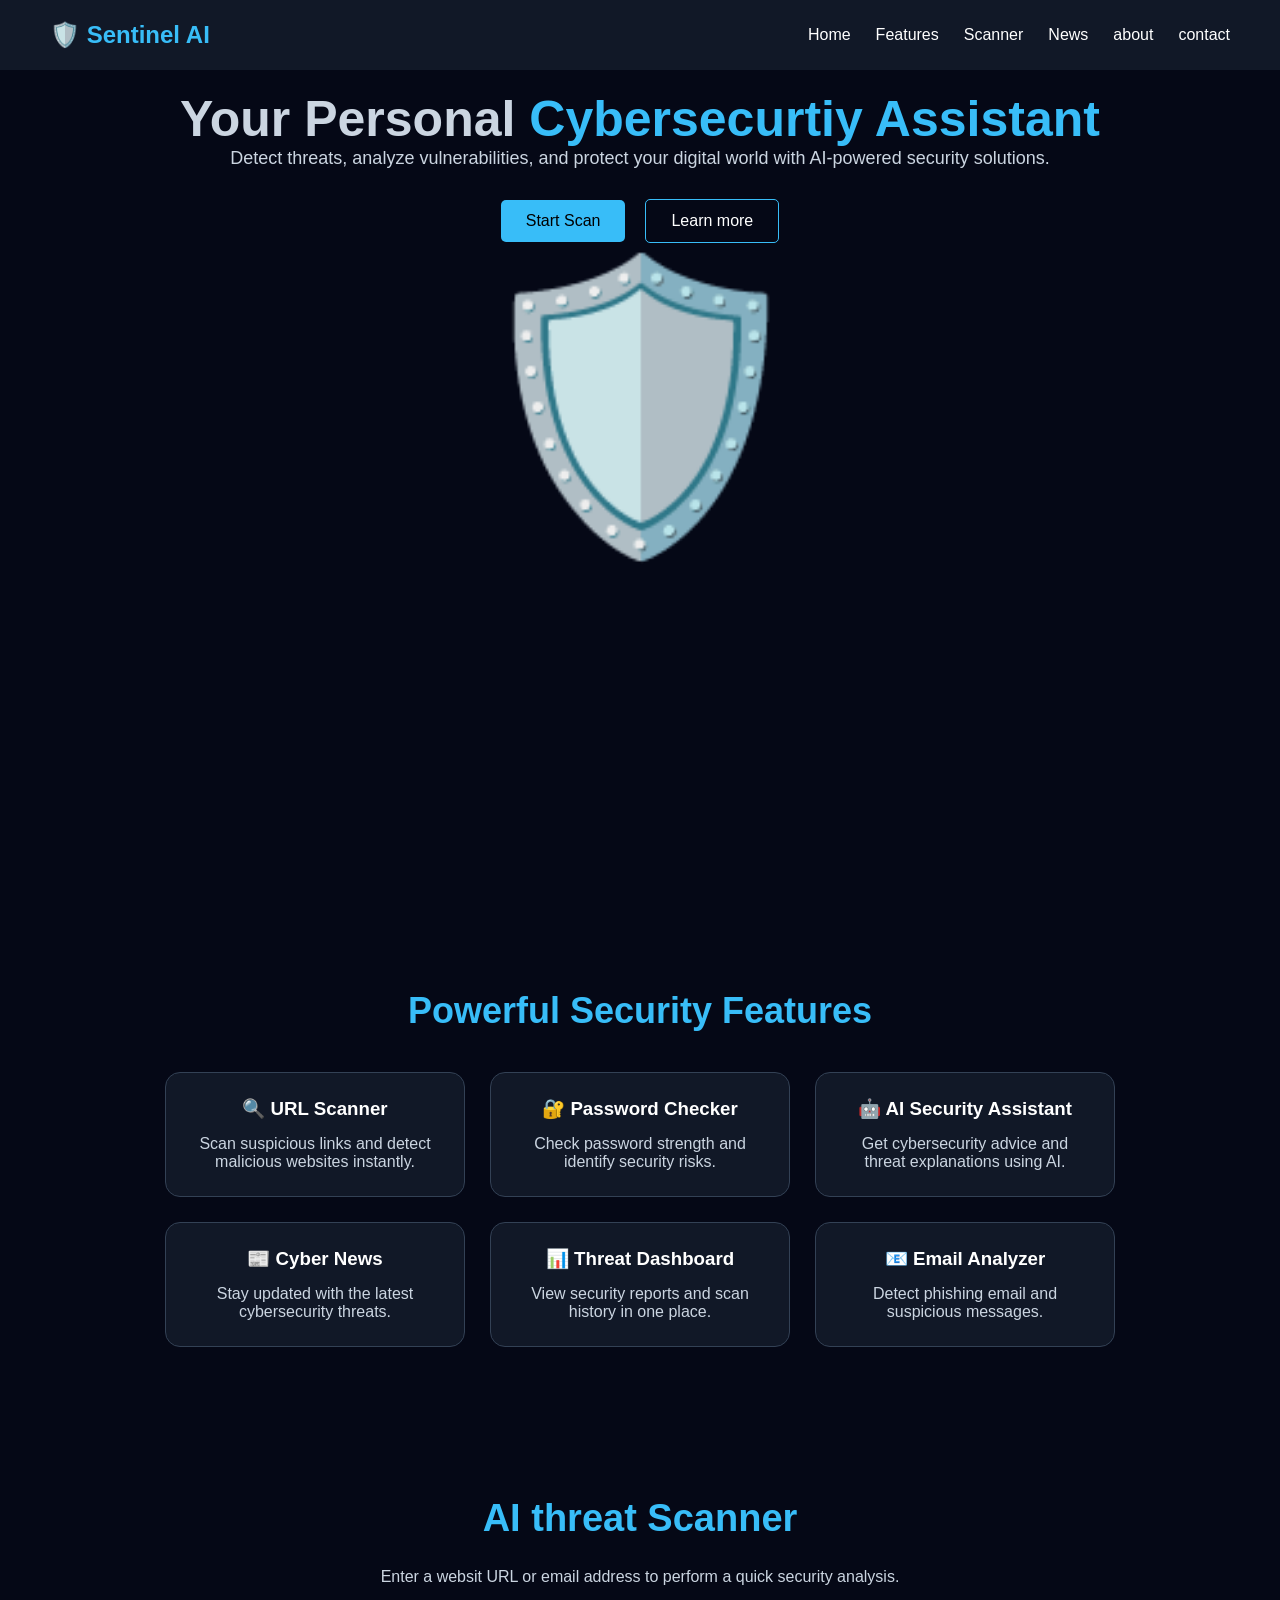
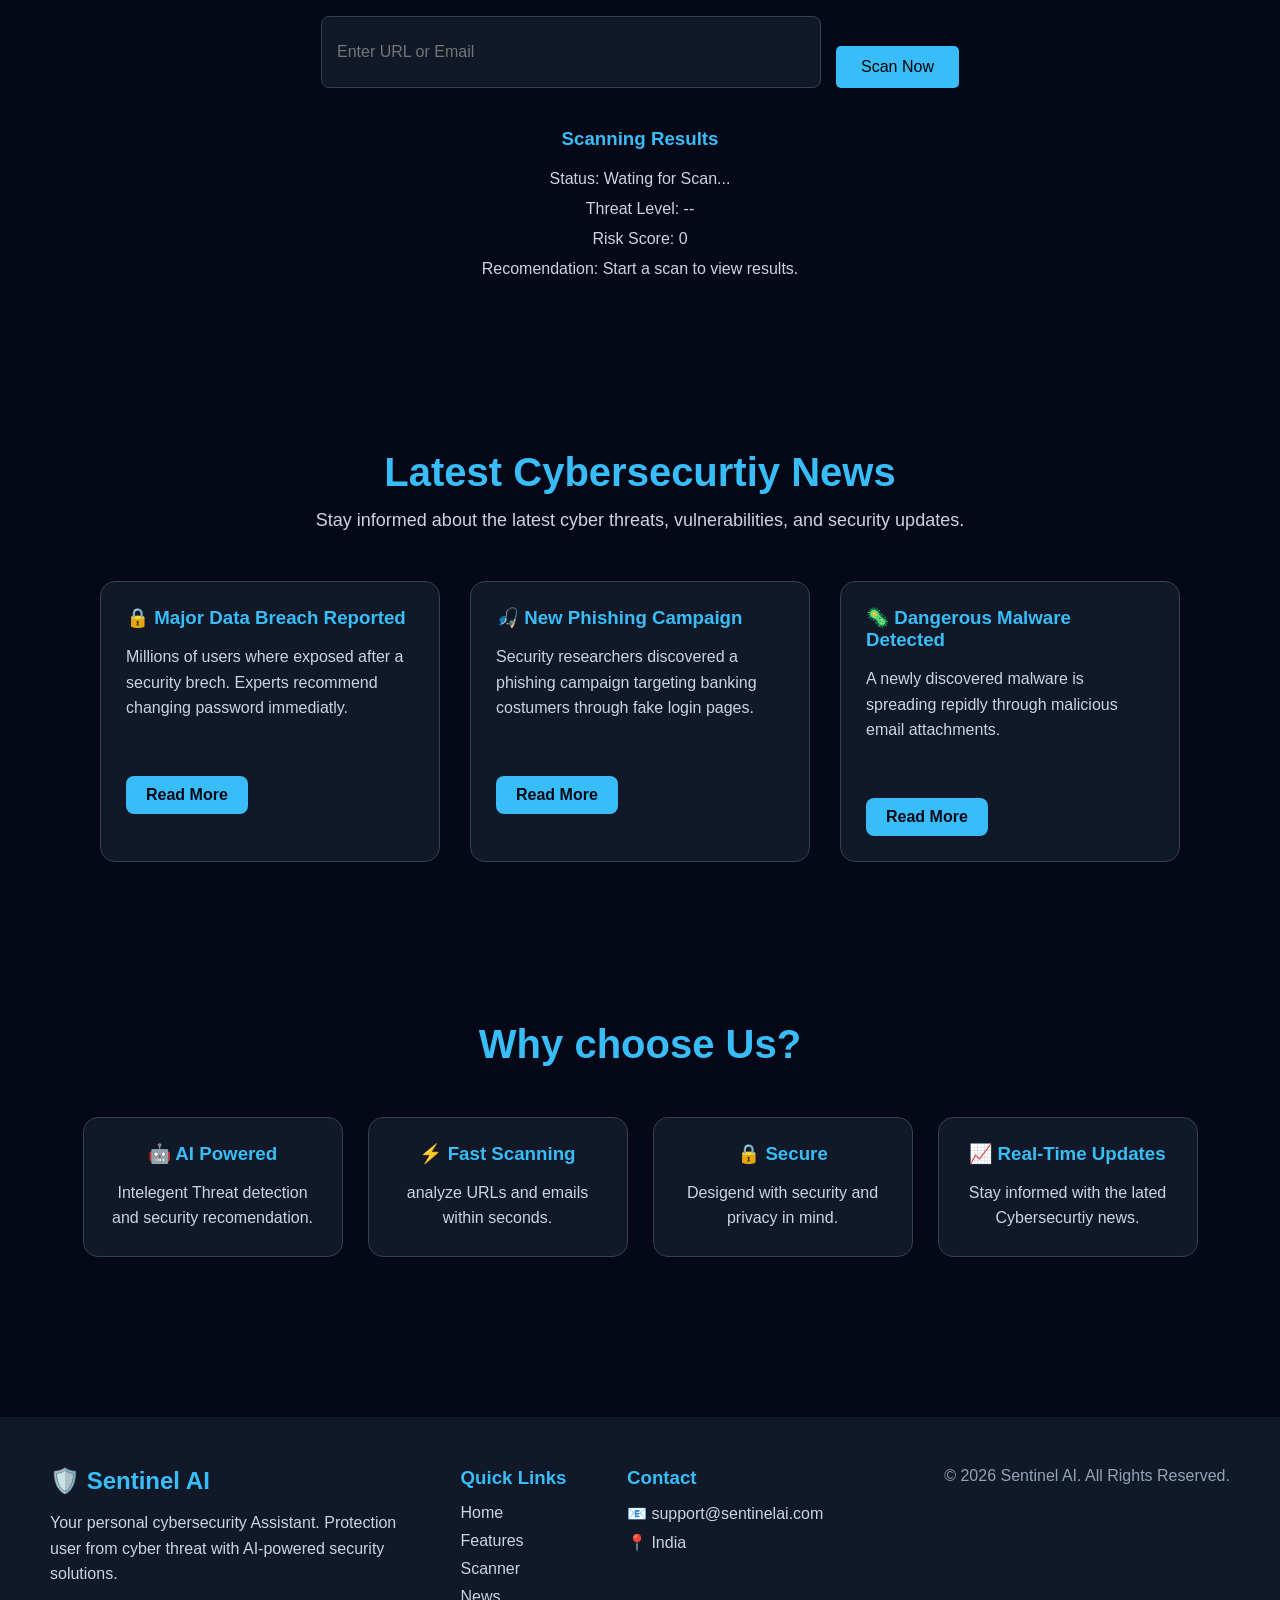
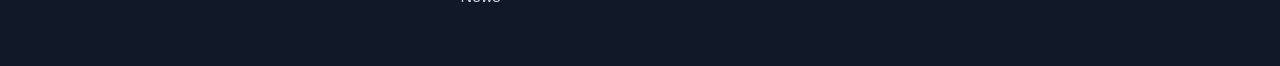
<file: src/main/resources/static/index.html>
<!DOCTYPE html>
<html lang="en">
<head>
    <meta charset="UTF-8">
    <meta name="viewport" content="width=device-width, initial-scale=1.0">
    <title>Cyber Security</title>
    <link rel="stylesheet" href="cyber.css">
</head>
<body>
    <nav>
        <span class="logo">🛡️ Sentinel AI</span>
        <div class="nav-link">
            <a href="">Home</a>
            <a href="">Features</a>
            <a href="">Scanner</a>
            <a href="">News</a>
            <a href="">about</a>
            <a href="">contact</a>
        </div>
    </nav>
    <section class="hero">
        <div class="hero-text">
            <h1>Your Personal <span>Cybersecurtiy Assistant</span></h1>
            <p>
                Detect threats, analyze vulnerabilities, and protect your
                digital world with AI-powered security solutions.
            </p>
            <button>Start Scan</button>
            <button class="secondary">Learn more</button>
        </div>
        <div class="hero-icon">
            🛡️
        </div>
    </section>
    <section class="features">
        <h2>Powerful Security Features</h2>
        <div class="cards">
            <div class="card">
                <h3>🔍 URL Scanner</h3>
                <p>
                    Scan suspicious links and detect malicious websites instantly.
                </p>
            </div>  

            <div class="card" onclick="location.href='password.html'">
                <h3>🔐 Password Checker</h3>
                <p>
                    Check password strength and identify security risks.
                </p>
            </div>

            <div class="card">
                <h3>🤖 AI Security Assistant</h3>
                <p>
                    Get cybersecurity advice and threat explanations using AI.
                </p>
            </div>

            <div class="card">
                <h3>📰 Cyber News</h3>
                <p>
                    Stay updated with the latest cybersecurity threats.
                </p>
            </div>

            <div class="card">
                <h3>📊 Threat Dashboard</h3>
                <p>
                    View security reports and scan history in one place.
                </p>
            </div>

            <div class="card" onclick="location.href='email.html'">
                <h3>📧 Email Analyzer</h3>
                <p>
                    Detect phishing email and suspicious messages.
                </p>
            </div>

        </div>

    </section>
    <section class="scanner">

        <h2> AI threat Scanner</h2>
        <p>
            Enter a websit URL or email address to perform a quick security analysis.
        </p>
        
        <div class="scanner-box">
            <input type="text" id="urlInput" placeholder="Enter URL or Email">
            <button id="scanBtn">Scan Now</button>
        </div>

        <div class="result-box">
            <h3>Scanning Results</h3>
            <p id="status">Status: Wating for Scan...</p>
            <p id="threat">Threat Level: --</p>
            <p id="riskScore"> Risk Score: 0</p>
            <p id="recomendation">Recomendation: Start a scan to view results.</p>
        </div>

    </section>
    <section class="news">
        <h2>Latest Cybersecurtiy News</h2>
        <p class="news-subtitle">
            Stay informed about the latest cyber threats, vulnerabilities, and security updates.
        </p>

        <div class="news-container">

            <div class="news-cards">
                <h3>🔒 Major Data Breach Reported</h3>
                <p>
                    Millions of users where exposed after a security brech.
                    Experts recommend changing  password immediatly.
                </p>
                <button>Read More</button>
            </div>

            <div class="news-cards">
                <h3>🎣 New Phishing Campaign</h3>
                <p>
                    Security researchers discovered a phishing campaign targeting 
                    banking costumers through fake login pages.
                </p>
                <button>Read More</button>
            </div>

            <div class="news-cards">
                <h3>🦠 Dangerous Malware Detected</h3>
                <p>A newly discovered malware is spreading  repidly  through 
                    malicious  email attachments.  
                </p>

                <button>Read More</button>
            </div>

        </div>
    </section>

    <section class="why">
        <h2>Why choose Us?</h2>
        <div class="why-container">
            <div class="why-card">
                <h3>🤖 AI Powered</h3>
                <p>
                    Intelegent Threat detection and security recomendation.
                </p>
            </div>

            <div class="why-card">
                <h3>⚡ Fast Scanning</h3>
                <p>
                    analyze URLs and emails within seconds.
                </p>
            </div>

            <div class="why-card">
                <h3>🔒 Secure</h3>
                <p>
                    Desigend with security and privacy in mind.
                </p>
            </div>

            <div class="why-card">
                <h3>📈 Real-Time Updates</h3>
                <p>
                    Stay informed with the lated Cybersecurtiy news.
                </p>
            </div>

        </div>
    </section>
    <footer>
        <div class="footer-container">
            <div class="footer-about">
                <h2>🛡️ Sentinel AI</h2>
                <p>
                    Your personal cybersecurity Assistant. Protection user from cyber threat
                    with AI-powered security solutions.
                </p>
            </div>

            <div class="footer-link">
                <h3>Quick Links</h3>
                    <a href="#">Home</a>
                    <a href="#">Features</a>
                    <a href="#">Scanner</a>
                    <a href="#">News</a>
            </div>

            <div class="footer-contact">
                <h3>Contact</h3>
                <p>📧 support@sentinelai.com</p>
                <p>📍 India</p>
            </div>

            <hr>
             <p class="copyright">
                © 2026 Sentinel AI. All Rights Reserved.
             </p>
        </div>
    </footer>
    <script src="cyber.js"></script>
</body>
</html>
</file>
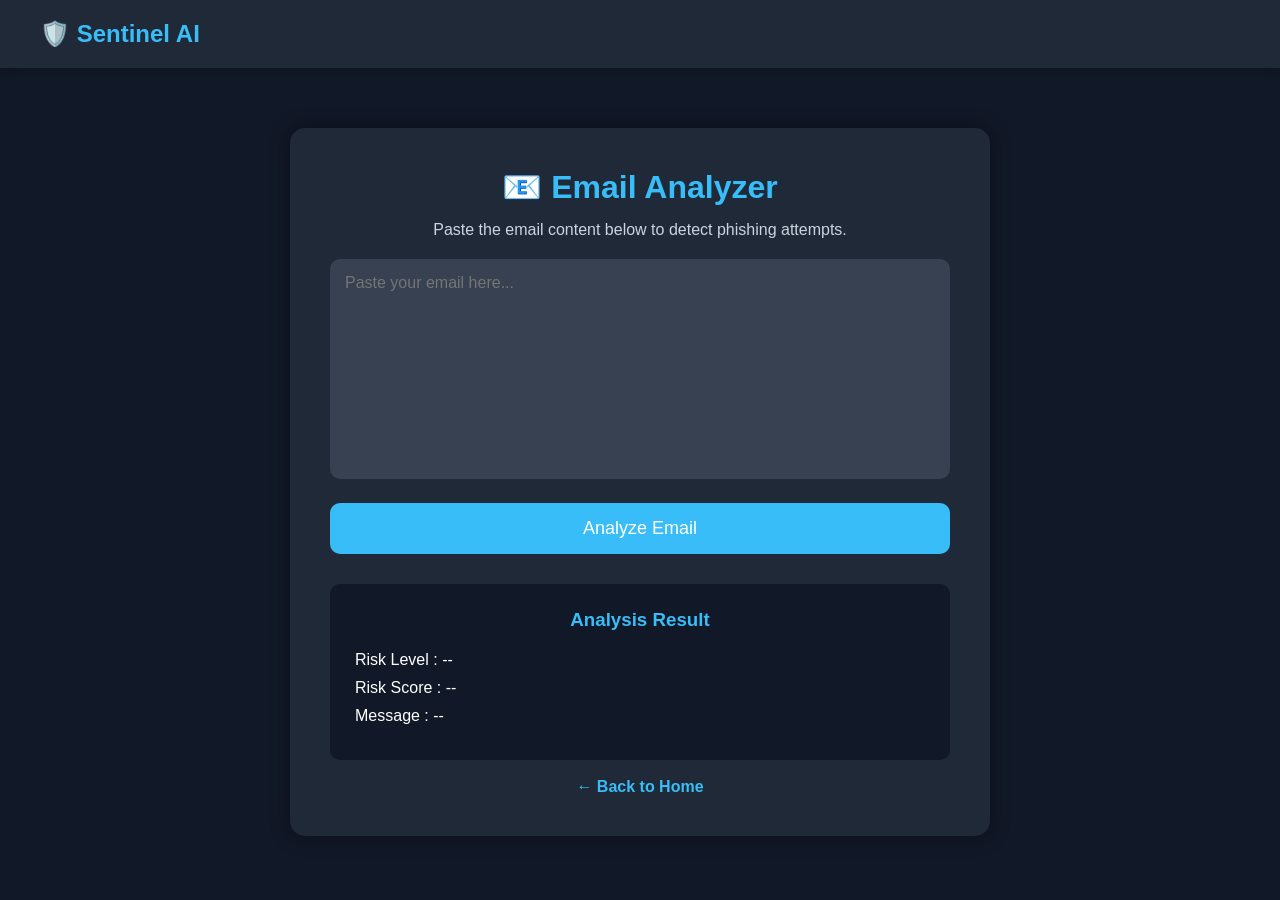
<file: src/main/resources/static/email.html>
<!DOCTYPE html>
<html lang="en">
<head>
    <meta charset="UTF-8">
    <meta name="viewport" content="width=device-width, initial-scale=1.0">
    <title>Email Analyzer | Sentinel AI</title>
    <link rel="stylesheet" href="email.css">
</head>
<body>

<nav>
    <h2>🛡️ Sentinel AI</h2>
</nav>

<div class="container">

    <h1>📧 Email Analyzer</h1>

    <p>Paste the email content below to detect phishing attempts.</p>

    <textarea
        id="emailInput"
        placeholder="Paste your email here..."
        rows="10"></textarea>

    <button id="analyzeBtn">
        Analyze Email
    </button>

    <div class="result">

        <h3>Analysis Result</h3>

        <p id="risk">
            Risk Level : --
        </p>

        <p id="score">
            Risk Score : --
        </p>

        <p id="message">
            Message : --
        </p>

    </div>

    <br>

    <a href="cyber.html">← Back to Home</a>

</div>

<script src="email.js"></script>

</body>
</html>
</file>
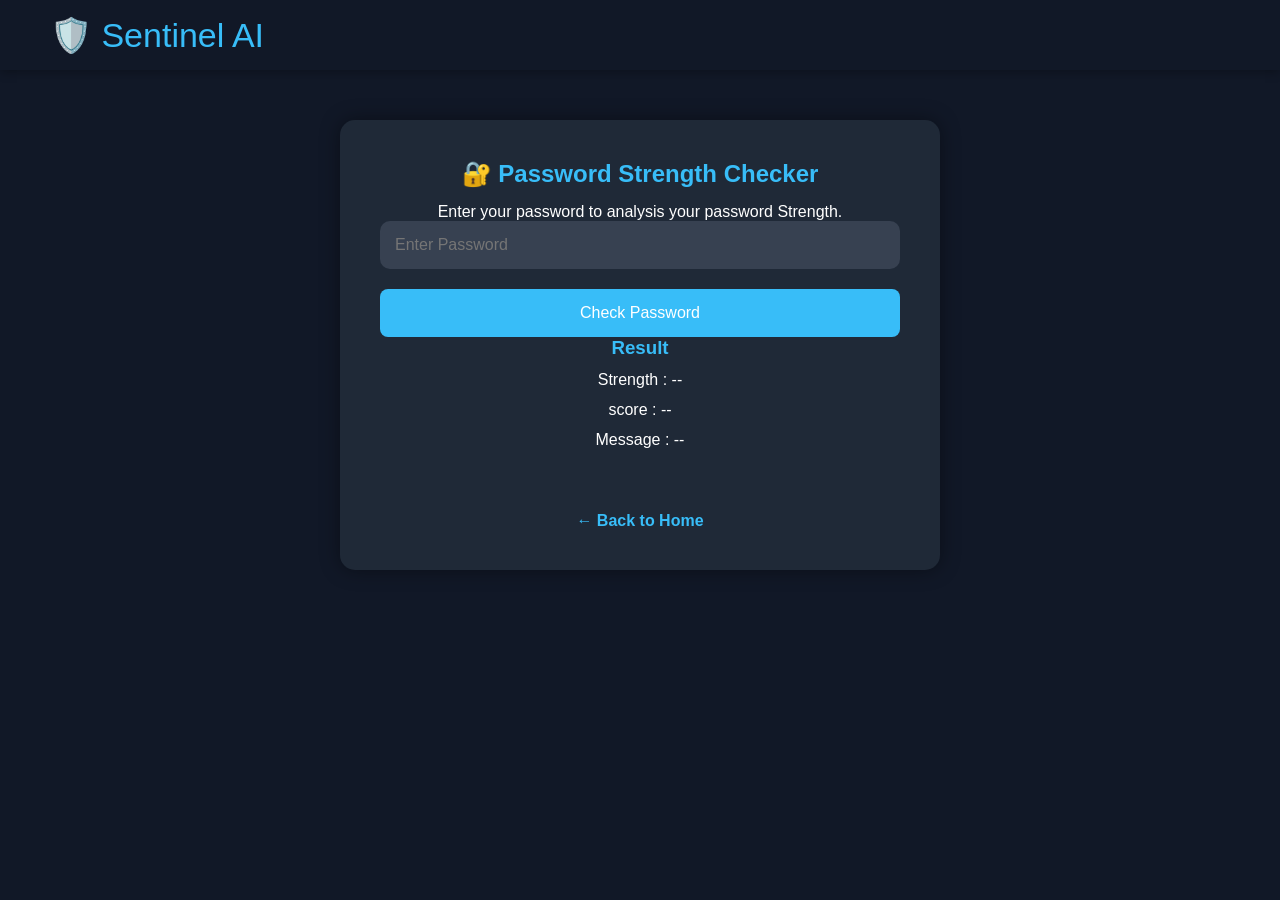
<file: src/main/resources/static/password.html>
<!DOCTYPE html>
<html lang="en">
<head>
    <meta charset="UTF-8">
    <meta name="viewport" content="width=device-width, initial-scale=1.0">
    <title>Document</title>
    <link rel="stylesheet" href="password.css">
</head>
<body>
    <nav id="nav">🛡️ Sentinel AI</nav>
    <div class="container">
        <h2>🔐 Password Strength Checker</h2>
        <p>
            Enter your password to analysis your password Strength.
        </p>
        <input type="password" id="passwordInput" placeholder="Enter Password">
        <button id="checkBtn" class="checkBtn">Check Password</button>
        <div class="result">
            <h3>Result</h3>
            <p id="strength">
                Strength : --
            </p>

            <p id="score">
                score : --
            </p>

            <p id="message">
                Message : --
            </p>
        </div>
        <div>
            <br>
            <a href="cyber.html"> ← Back to Home</a>
        </div>
    </div>
     <script src="password.js"></script>
</body>
</html>
</file>
<file: src/main/resources/static/cyber.css>
*{
    margin:0px;
    padding: 0px;
    box-sizing: border-box;
    font-family: Arial, Helvetica, sans-serif;
}
body{
     background:#050816;
    color:white;
}
nav{
    height: 70px;
    display: flex;
    align-items: center;
    justify-content: space-between;
    padding:0px 50px;
    background:#111827;
        
}
.logo{
    font-size: 24px;
    font-weight: bold;
    color:#38bdf8;
}
.nav-link{
    display: flex;
    gap: 25px;
}
.nav-link a{
    text-decoration: none;
    color: white;
}
.nav-link a:hover{
    color:#38bdf8;
}
.hero{
    height:calc(100vh - 70px);
}
.hero-text{
        width :100%;
        text-align: center;
}
.hero-text h1{
    font-size:50px;
}
.hero-text span{
    color:#38bdf8;
}
.hero-text{
    margin-top:20px;
    font-size: 18px;
    color:#cbd5e1;
}
button{
    margin-top: 30px;
    padding:12px 25px;
    border: none;
    border-radius: 5px;
    background:#38bdf8;
    color:black;
    font-size:16px;
    cursor:pointer;
    
}
.secondary{
    margin-left:15px;
    background:transparent;
    color:white;
    border:1px solid #38bdf8;
}
.hero-icon{
    font-size:280px;
    text-align: center;
}
.features{
    padding:70px;
    text-align:center;
}
.features h2{
    font-size: 36px;
    margin-bottom: 40px;
    color:#38bdf8;
}
.cards{
    display: flex;
    justify-content: center;
    gap:25px;
    flex-wrap: wrap;
}
.card{
    width: 300px;
    padding:25px;
    background:#111827;
    border:1px solid #334155;
    border-radius: 15px;
    transition: 0.3s;
}
.card h3{
    margin-bottom: 15px;
}
.card p{
    color:#cbd5e1;
}
.card:hover{
    transform:translateY(-10px);
    border-color:#38bdf8;
}
.scanner{
    padding:80px 50px;
    text-align: center;
}
.scanner h2{
    font-size: 38px;
    color:#38bdf8;
    margin-bottom: 28px;
}
.scanner p{
    color:#cbd5e1;
    margin-bottom: 30px;
}
.scanner-box{
    display: flex;
    justify-content: center;
    gap:15px;
    flex-wrap: wrap;
    margin-bottom: 40px;
}
.scanner-box input{
    width: 500px;
    max-width: 90%;
    padding:15px;
    border:1px solid #334155;
    border-radius: 8px;
    background:#111827;
    color:white;
    font-size: 16px;
    outline:none;
}
.scanner-box input:focus{
    border-color:#38bdf8;
}
.result-box h3{
    color:#38bdf8;
    margin-bottom:20px;
}

.result-box p{
    margin:12px 0;
}

.news{
    padding: 80px;
    text-align: center;
}
.news h2{
    font-size: 40px;
    color:#38bdf8;
    margin-bottom: 15px;
}
.news-subtitle{
    color:#cbd5e1;
    margin-bottom: 50px;
    font-size: 18px;
}
.news-container{
    display: flex;
    justify-content: center;
    gap:30px;
    flex-wrap: wrap;

}
.news-cards{
    width:340px;
    background:#111827;
    border:1px solid #334155;
    border-radius: 15px;
    padding :25px;
    text-align: left;
    transition: 0.3s;
}
.news-cards :hover{
    transform: translateY(-8px);
    border-color:#38bdf8;
    box-shadow:0 0 20px rgba(56,189,248,0.3);   
}
.news-cards h3{
    color:#38bdf8;
    margin-bottom: 15px;

}
.news-cards p{
    color:#cbd5e1;
    line-height:1.6;
    margin-bottom: 25px;
}
.news-cards button{
    padding: 10px 20px;
    border: none;
    border-radius:8px;
    background:#38bdf8;
    color:#050816;
    font-weight:bold;
    transition: 0.3s;

}
.news-card button:hover{
    background:white;
}
.why{
    padding: 80px 50px;
    text-align:center;
}
.why h2{
    color:#38bdf8;
    font-size:40px;
    margin-bottom: 50px;
}
.why-container{
    display: flex;
    justify-content: center;
    gap:25px;
    flex-wrap: wrap;
}
.why-card{
    width:260px;
    background:#111827;
    padding:25px;
    border:1px solid #334155;
    border-radius:15px;
    transition: 0.3;
}
.why-card :hover{
    transform: translateY(-8px);
    border-color:#38bdf8;
    box-shadow:0 0 20px rgba(56,189,248,.3);
}
.why-card h3{
    color:#38bdf8;
    margin-bottom:15px;
}
.why-card p{
    color:#cbd5e1;
    line-height:1.6;
}
footer{
    background:#111827;
    padding:50px;
    margin-top:80px;
}
.footer-container{
    display: flex;
    justify-content: space-between;
    flex-wrap: wrap;
    gap:40px;    
}
.footer-about{
    width: 350px
}
.footer-about h2{
    color:#38bdf8;
    margin-bottom:15px;
}

.footer-about p{
    color:#cbd5e1;
    line-height:1.6;
}
.footer-link{
    display:flex;
    flex-direction:column;
}
.footer-link h3{
     color:#38bdf8;
    margin-bottom:15px;
}
.footer-link a{
    color:#cbd5e1;
    text-decoration:none;
    margin-bottom:10px;
    transition:.3s;
}
.footer-link a:hover{
     color:#38bdf8;
}
.footer-contact h3{
    color:#38bdf8;
    margin-bottom:15px;
}
.footer-contact p{
    color:#cbd5e1;
    margin-bottom:10px;
}
footer hr{
    margin:40px 0 20px;
    border:none;
    border-top:1px solid #334155;
}
.copyright{
    text-align:center;
    color:#94a3b8;
}
</file>
<file: src/main/resources/static/email.css>
*{
    margin:0;
    padding:0;
    box-sizing:border-box;
    font-family:Arial, Helvetica, sans-serif;
}

body{
    background:#111827;
    color:white;
    min-height:100vh;
}

nav{
    background:#1f2937;
    padding:20px 40px;
    box-shadow:0 2px 10px rgba(0,0,0,0.3);
}

nav h2{
    color:#38bdf8;
}

.container{
    width:90%;
    max-width:700px;
    margin:60px auto;
    background:#1f2937;
    padding:40px;
    border-radius:15px;
    text-align:center;
    box-shadow:0 0 20px rgba(0,0,0,0.4);
}

.container h1{
    color:#38bdf8;
    margin-bottom:15px;
}

.container p{
    color:#cbd5e1;
    margin-bottom:20px;
}

textarea{
    width:100%;
    height:220px;
    padding:15px;
    border:none;
    outline:none;
    border-radius:10px;
    background:#374151;
    color:white;
    resize:none;
    font-size:16px;
    margin-bottom:20px;
}

textarea:focus{
    border:2px solid #38bdf8;
}

button{
    width:100%;
    padding:15px;
    border:none;
    border-radius:10px;
    background:#38bdf8;
    color:white;
    font-size:18px;
    cursor:pointer;
    transition:.3s;
}

button:hover{
    background:#0ea5e9;
}

.result{
    margin-top:30px;
    background:#111827;
    padding:25px;
    border-radius:10px;
    text-align:left;
}

.result h3{
    text-align:center;
    color:#38bdf8;
    margin-bottom:20px;
}

.result p{
    margin:10px 0;
    color:white;
}

a{
    color:#38bdf8;
    text-decoration:none;
    font-weight:bold;
}

a:hover{
    text-decoration:underline;
}
</file>
<file: src/main/resources/static/password.css>
*{
    margin:0;
    padding:0;
    box-sizing:border-box;
    font-family:Arial, Helvetica, sans-serif;
}
body{
    background:#111827;
    color:white;
    min-height:100vh;
}
nav{
    height: 70px;
    color: #38bdf8;
    display: flex;
    align-items: center;
    font-size: 34px;
    justify-content: space-between;
    padding:0px 50px;
    background:#111827;
    box-shadow:0 2px 10px rgba(0,0,0,0.3);
        
}
.container{
    padding:30px 40px;
    text-align: center;
    width: 100%;
    max-width: 600px;
    padding: 40px;
    background:#1f2937;
    border-radius: 15px;
    box-shadow:0 0 20px rgba(0,0,0,0.4);
    margin:auto;
    margin-top:50px;
    
}
.container h2{
    color:#38bdf8;
    margin-bottom: 15px;
}
input{
    width: 100%;
    padding: 15px;
    border: none;
    border-radius: 10px;
    font-size:16px;
    margin-bottom: 20px;
    background:#374151;
    color: white;
}
input:focus{
     border:2px solid #38bdf8;
}
button{
    padding:15px;
    width: 100%;
    background:#38bdf8;
    color: white;
    border: none;
    border-radius: 8px;
    font-size: 16px;
    cursor: pointer;
    transition: 0.3s;
}
button:hover{
    background:#0ea5e9;
}
.result{
    text-align:center;
    color:#38bdf8;
    margin-bottom:20px;
}
.result p{
    margin:12px 0;
    color:white;
}
a{
    display:inline-block;
    margin-top:25px;
    color:#38bdf8;
    text-decoration:none;
    font-weight:bold;
}
a:hover{
    text-decoration:underline;
}
</file>
